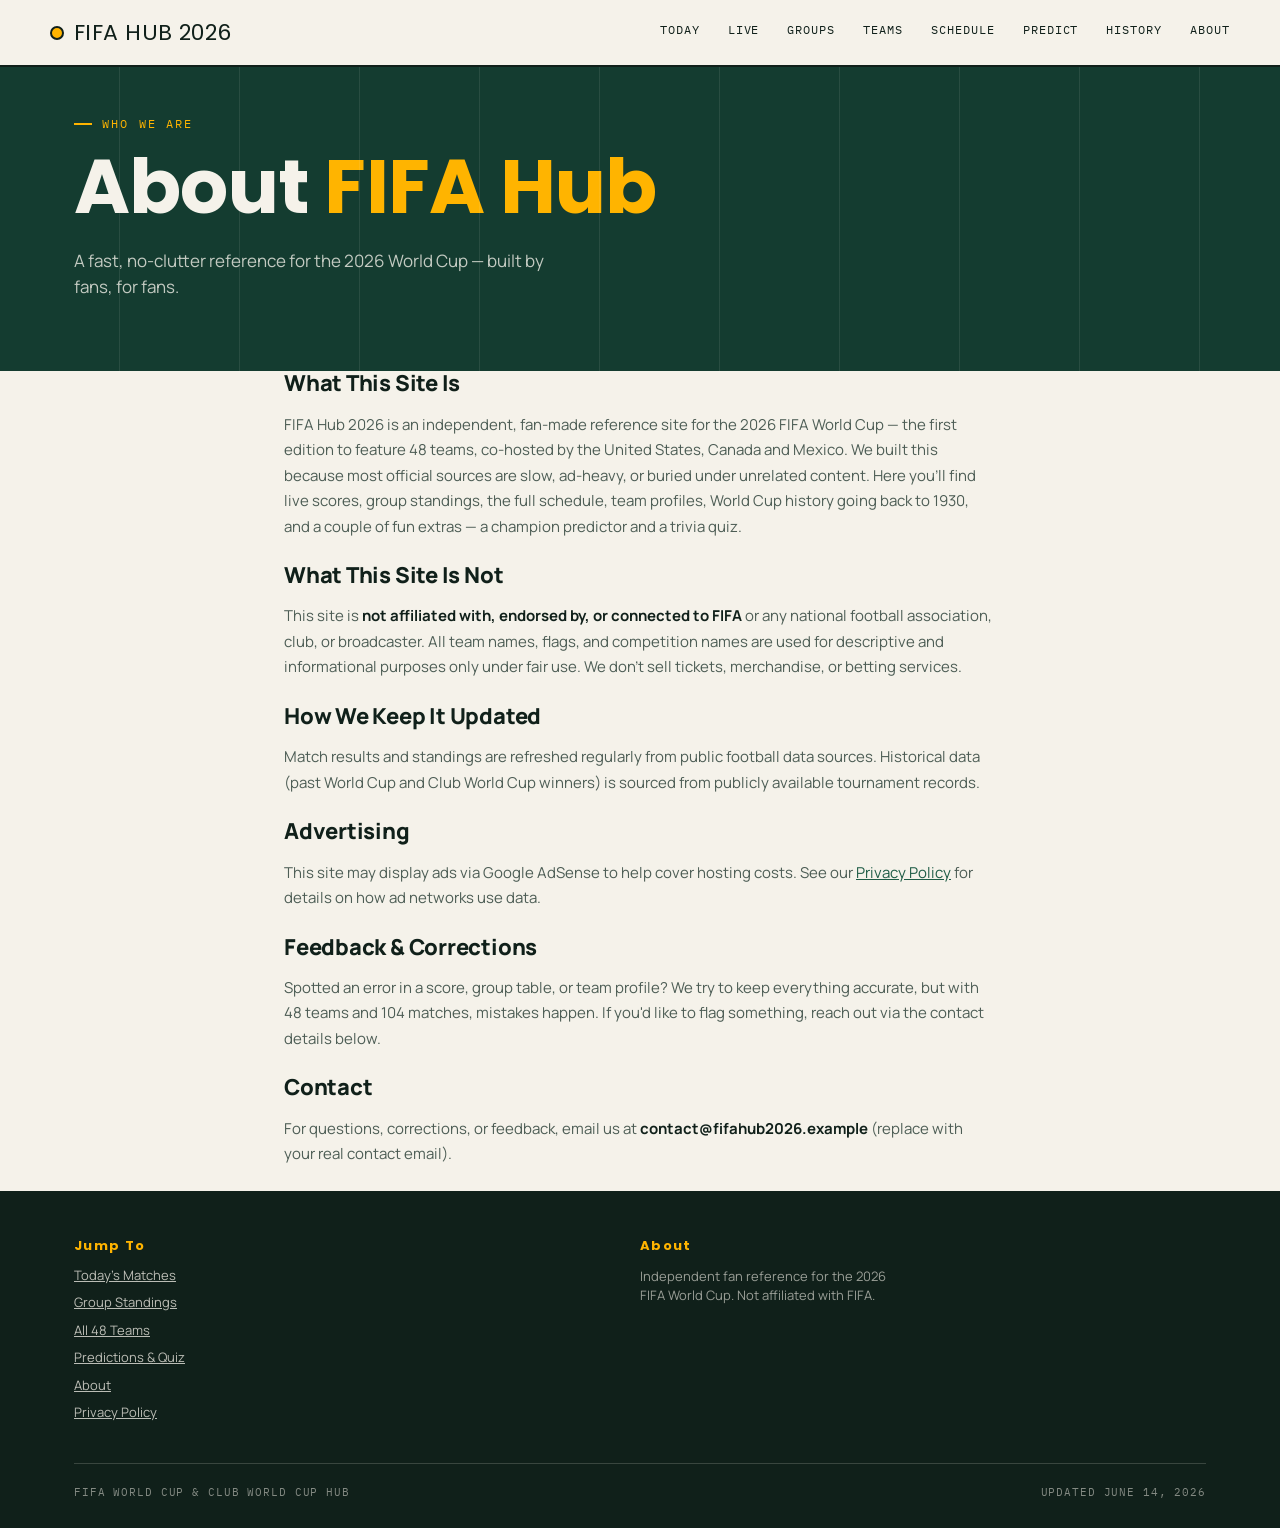
<file: about.html>
<!DOCTYPE html>
<html lang="en">
<head>
<meta charset="UTF-8">
<meta name="viewport" content="width=device-width, initial-scale=1.0">
<title>About FIFA Hub 2026 — Independent World Cup Fan Reference</title>
<meta name="description" content="FIFA Hub 2026 is an independent, fan-built reference for the 2026 FIFA World Cup — live scores, groups, schedules, team profiles, history and predictions.">
<meta name="robots" content="index, follow">
<link rel="canonical" href="https://fifahub-livid.vercel.app/about.html">
<link rel="preconnect" href="https://fonts.googleapis.com">
<link rel="preconnect" href="https://fonts.gstatic.com" crossorigin>
<link href="https://fonts.googleapis.com/css2?family=Poppins:wght@400;500;600;700;800&family=IBM+Plex+Mono:wght@400;500;600&family=Manrope:wght@400;500;600;700;800&display=swap" rel="stylesheet">
<link rel="stylesheet" href="style.css">

<!-- Google AdSense — replace ca-pub-9810166137055589 with your publisher ID -->
<script async src="https://pagead2.googlesyndication.com/pagead/js/adsbygoogle.js?client=ca-pub-9810166137055589" crossorigin="anonymous"></script>
</head>
<body>

<!-- ===== HEADER ===== -->
<header class="site">
  <div class="wrap nav">
    <div class="logo"><span class="ball"></span> <a href="index.html" style="text-decoration:none;color:inherit;">FIFA Hub 2026</a></div>
    <nav class="nav-links">
      <a href="index.html#today">Today</a>
      <a href="live.html">Live</a>
      <a href="index.html#groups">Groups</a>
      <a href="teams.html">Teams</a>
      <a href="index.html#schedule">Schedule</a>
      <a href="predictions.html">Predict</a>
      <a href="index.html#history">History</a>
      <a href="about.html">About</a>
    </nav>
  </div>
</header>

<!-- ===== HERO ===== -->
<section class="hero" style="padding-top:48px;padding-bottom:48px;">
  <div class="wrap">
    <div class="eyebrow">Who We Are</div>
    <h1>About <span>FIFA Hub</span></h1>
    <p class="lead">A fast, no-clutter reference for the 2026 World Cup — built by fans, for fans.</p>
  </div>
</section>

<!-- ===== CONTENT ===== -->
<section class="wrap" style="max-width:760px;">
  <div style="font-size:15px;line-height:1.7;color:var(--ink-soft);">

    <h2 style="font-size:22px;text-transform:none;color:var(--ink);margin-bottom:10px;font-family:var(--body);font-weight:800;">What This Site Is</h2>
    <p style="margin-bottom:24px;">FIFA Hub 2026 is an independent, fan-made reference site for the 2026 FIFA World Cup — the first edition to feature 48 teams, co-hosted by the United States, Canada and Mexico. We built this because most official sources are slow, ad-heavy, or buried under unrelated content. Here you'll find live scores, group standings, the full schedule, team profiles, World Cup history going back to 1930, and a couple of fun extras — a champion predictor and a trivia quiz.</p>

    <h2 style="font-size:22px;text-transform:none;color:var(--ink);margin-bottom:10px;font-family:var(--body);font-weight:800;">What This Site Is Not</h2>
    <p style="margin-bottom:24px;">This site is <b style="color:var(--ink);">not affiliated with, endorsed by, or connected to FIFA</b> or any national football association, club, or broadcaster. All team names, flags, and competition names are used for descriptive and informational purposes only under fair use. We don't sell tickets, merchandise, or betting services.</p>

    <h2 style="font-size:22px;text-transform:none;color:var(--ink);margin-bottom:10px;font-family:var(--body);font-weight:800;">How We Keep It Updated</h2>
    <p style="margin-bottom:24px;">Match results and standings are refreshed regularly from public football data sources. Historical data (past World Cup and Club World Cup winners) is sourced from publicly available tournament records.</p>

    <h2 style="font-size:22px;text-transform:none;color:var(--ink);margin-bottom:10px;font-family:var(--body);font-weight:800;">Advertising</h2>
    <p style="margin-bottom:24px;">This site may display ads via Google AdSense to help cover hosting costs. See our <a href="privacy.html" style="color:var(--turf-2);">Privacy Policy</a> for details on how ad networks use data.</p>

    <h2 style="font-size:22px;text-transform:none;color:var(--ink);margin-bottom:10px;font-family:var(--body);font-weight:800;">Feedback &amp; Corrections</h2>
    <p style="margin-bottom:24px;">Spotted an error in a score, group table, or team profile? We try to keep everything accurate, but with 48 teams and 104 matches, mistakes happen. If you'd like to flag something, reach out via the contact details below.</p>

    <h2 style="font-size:22px;text-transform:none;color:var(--ink);margin-bottom:10px;font-family:var(--body);font-weight:800;">Contact</h2>
    <p style="margin-bottom:24px;">For questions, corrections, or feedback, email us at <b style="color:var(--ink);">contact@fifahub2026.example</b> (replace with your real contact email).</p>

  </div>
</section>

<!-- ===== FOOTER ===== -->
<footer>
  <div class="wrap">
    <div class="footer-grid">
      <div>
        <h4>Jump To</h4>
        <ul>
          <li><a href="index.html#today">Today's Matches</a></li>
          <li><a href="index.html#groups">Group Standings</a></li>
          <li><a href="teams.html">All 48 Teams</a></li>
          <li><a href="predictions.html">Predictions &amp; Quiz</a></li>
          <li><a href="about.html">About</a></li>
          <li><a href="privacy.html">Privacy Policy</a></li>
        </ul>
      </div>
      <div>
        <h4>About</h4>
        <p>Independent fan reference for the 2026 FIFA World Cup. Not affiliated with FIFA.</p>
      </div>
    </div>
    <div class="foot-bottom">
      <span>FIFA World Cup &amp; Club World Cup Hub</span>
      <span>Updated June 14, 2026</span>
    </div>
  </div>
</footer>

</body>
</html>
</file>
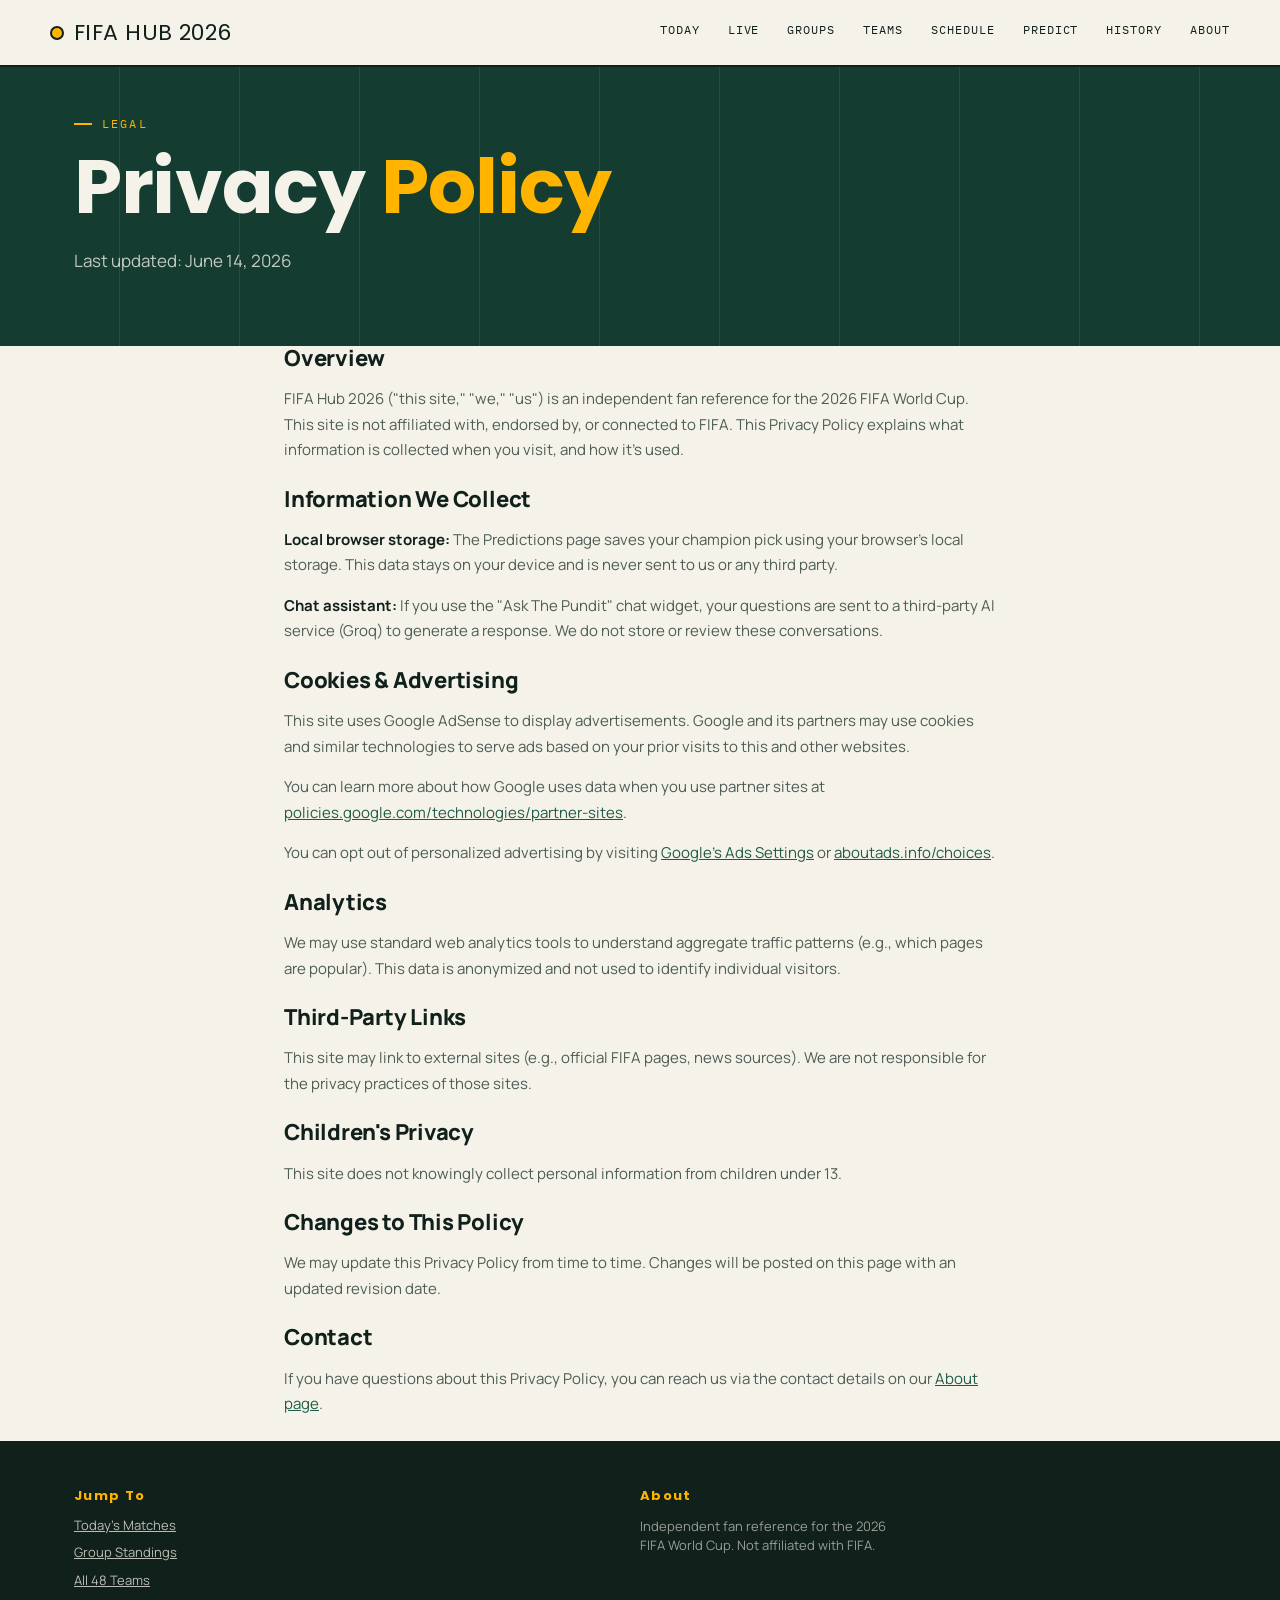
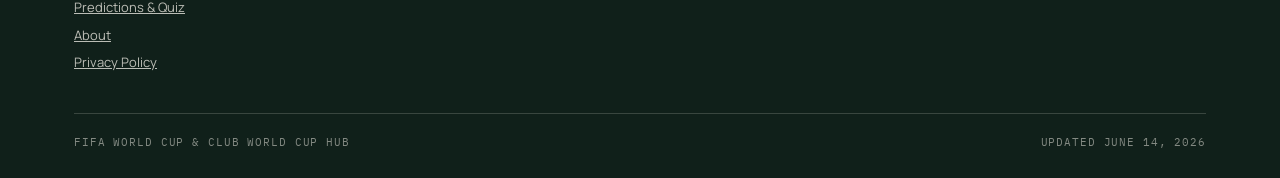
<file: privacy.html>
<!DOCTYPE html>
<html lang="en">
<head>
<meta charset="UTF-8">
<meta name="viewport" content="width=device-width, initial-scale=1.0">
<title>Privacy Policy — FIFA Hub 2026</title>
<meta name="description" content="Privacy policy for FIFA Hub 2026 — how this site uses cookies, advertising, and analytics.">
<meta name="robots" content="index, follow">
<link rel="canonical" href="https://fifahub-livid.vercel.app/privacy.html">
<link rel="preconnect" href="https://fonts.googleapis.com">
<link rel="preconnect" href="https://fonts.gstatic.com" crossorigin>
<link href="https://fonts.googleapis.com/css2?family=Poppins:wght@400;500;600;700;800&family=IBM+Plex+Mono:wght@400;500;600&family=Manrope:wght@400;500;600;700;800&display=swap" rel="stylesheet">
<link rel="stylesheet" href="style.css">

<!-- Google AdSense — replace ca-pub-9810166137055589 with your publisher ID -->
<script async src="https://pagead2.googlesyndication.com/pagead/js/adsbygoogle.js?client=ca-pub-9810166137055589" crossorigin="anonymous"></script>
</head>
<body>

<!-- ===== HEADER ===== -->
<header class="site">
  <div class="wrap nav">
    <div class="logo"><span class="ball"></span> <a href="index.html" style="text-decoration:none;color:inherit;">FIFA Hub 2026</a></div>
    <nav class="nav-links">
      <a href="index.html#today">Today</a>
      <a href="live.html">Live</a>
      <a href="index.html#groups">Groups</a>
      <a href="teams.html">Teams</a>
      <a href="index.html#schedule">Schedule</a>
      <a href="predictions.html">Predict</a>
      <a href="index.html#history">History</a>
      <a href="about.html">About</a>
    </nav>
  </div>
</header>

<!-- ===== HERO ===== -->
<section class="hero" style="padding-top:48px;padding-bottom:48px;">
  <div class="wrap">
    <div class="eyebrow">Legal</div>
    <h1>Privacy <span>Policy</span></h1>
    <p class="lead">Last updated: June 14, 2026</p>
  </div>
</section>

<!-- ===== CONTENT ===== -->
<section class="wrap" style="max-width:760px;">
  <div style="font-size:15px;line-height:1.7;color:var(--ink-soft);">

    <h2 style="font-size:22px;text-transform:none;color:var(--ink);margin-bottom:10px;font-family:var(--body);font-weight:800;">Overview</h2>
    <p style="margin-bottom:24px;">FIFA Hub 2026 ("this site," "we," "us") is an independent fan reference for the 2026 FIFA World Cup. This site is not affiliated with, endorsed by, or connected to FIFA. This Privacy Policy explains what information is collected when you visit, and how it's used.</p>

    <h2 style="font-size:22px;text-transform:none;color:var(--ink);margin-bottom:10px;font-family:var(--body);font-weight:800;">Information We Collect</h2>
    <p style="margin-bottom:12px;"><b style="color:var(--ink);">Local browser storage:</b> The Predictions page saves your champion pick using your browser's local storage. This data stays on your device and is never sent to us or any third party.</p>
    <p style="margin-bottom:24px;"><b style="color:var(--ink);">Chat assistant:</b> If you use the "Ask The Pundit" chat widget, your questions are sent to a third-party AI service (Groq) to generate a response. We do not store or review these conversations.</p>

    <h2 style="font-size:22px;text-transform:none;color:var(--ink);margin-bottom:10px;font-family:var(--body);font-weight:800;">Cookies &amp; Advertising</h2>
    <p style="margin-bottom:12px;">This site uses Google AdSense to display advertisements. Google and its partners may use cookies and similar technologies to serve ads based on your prior visits to this and other websites.</p>
    <p style="margin-bottom:12px;">You can learn more about how Google uses data when you use partner sites at <a href="https://policies.google.com/technologies/partner-sites" style="color:var(--turf-2);">policies.google.com/technologies/partner-sites</a>.</p>
    <p style="margin-bottom:24px;">You can opt out of personalized advertising by visiting <a href="https://www.google.com/settings/ads" style="color:var(--turf-2);">Google's Ads Settings</a> or <a href="https://www.aboutads.info/choices/" style="color:var(--turf-2);">aboutads.info/choices</a>.</p>

    <h2 style="font-size:22px;text-transform:none;color:var(--ink);margin-bottom:10px;font-family:var(--body);font-weight:800;">Analytics</h2>
    <p style="margin-bottom:24px;">We may use standard web analytics tools to understand aggregate traffic patterns (e.g., which pages are popular). This data is anonymized and not used to identify individual visitors.</p>

    <h2 style="font-size:22px;text-transform:none;color:var(--ink);margin-bottom:10px;font-family:var(--body);font-weight:800;">Third-Party Links</h2>
    <p style="margin-bottom:24px;">This site may link to external sites (e.g., official FIFA pages, news sources). We are not responsible for the privacy practices of those sites.</p>

    <h2 style="font-size:22px;text-transform:none;color:var(--ink);margin-bottom:10px;font-family:var(--body);font-weight:800;">Children's Privacy</h2>
    <p style="margin-bottom:24px;">This site does not knowingly collect personal information from children under 13.</p>

    <h2 style="font-size:22px;text-transform:none;color:var(--ink);margin-bottom:10px;font-family:var(--body);font-weight:800;">Changes to This Policy</h2>
    <p style="margin-bottom:24px;">We may update this Privacy Policy from time to time. Changes will be posted on this page with an updated revision date.</p>

    <h2 style="font-size:22px;text-transform:none;color:var(--ink);margin-bottom:10px;font-family:var(--body);font-weight:800;">Contact</h2>
    <p style="margin-bottom:24px;">If you have questions about this Privacy Policy, you can reach us via the contact details on our <a href="about.html" style="color:var(--turf-2);">About page</a>.</p>

  </div>
</section>

<!-- ===== FOOTER ===== -->
<footer>
  <div class="wrap">
    <div class="footer-grid">
      <div>
        <h4>Jump To</h4>
        <ul>
          <li><a href="index.html#today">Today's Matches</a></li>
          <li><a href="index.html#groups">Group Standings</a></li>
          <li><a href="teams.html">All 48 Teams</a></li>
          <li><a href="predictions.html">Predictions &amp; Quiz</a></li>
          <li><a href="about.html">About</a></li>
          <li><a href="privacy.html">Privacy Policy</a></li>
        </ul>
      </div>
      <div>
        <h4>About</h4>
        <p>Independent fan reference for the 2026 FIFA World Cup. Not affiliated with FIFA.</p>
      </div>
    </div>
    <div class="foot-bottom">
      <span>FIFA World Cup &amp; Club World Cup Hub</span>
      <span>Updated June 14, 2026</span>
    </div>
  </div>
</footer>

</body>
</html>
</file>
<file: style.css>
:root{
  --turf:#143C30;
  --turf-2:#1F5C46;
  --chalk:#F5F2EA;
  --paper:#FFFFFF;
  --ink:#10201A;
  --ink-soft:#4D5D55;
  --amber:#FFB400;
  --live:#E0473C;
  --line:#D8DCCF;
  --line-dark:rgba(245,242,234,0.18);
  --display: 'Poppins', sans-serif;
  --body: 'Manrope', system-ui, sans-serif;
  --mono: 'IBM Plex Mono', monospace;
  --radius: 2px;
}
*{box-sizing:border-box;}
html{scroll-behavior:smooth;}
body{
  margin:0;
  font-family:var(--body);
  color:var(--ink);
  background:var(--chalk);
  line-height:1.5;
  -webkit-font-smoothing:antialiased;
}
img{max-width:100%;display:block;}
a{color:inherit;}
.wrap{
  max-width:1180px;
  margin:0 auto;
  padding:0 24px;
}
h1,h2,h3,h4{
  font-family:var(--display);
  font-weight:700;
  text-transform:none;
  letter-spacing:-0.01em;
  margin:0;
  line-height:1.15;
}
.eyebrow{
  font-family:var(--mono);
  font-size:12px;
  letter-spacing:0.18em;
  text-transform:uppercase;
  color:var(--turf-2);
  display:flex;
  align-items:center;
  gap:10px;
  margin-bottom:10px;
}
.eyebrow::before{
  content:"";
  width:18px;height:2px;
  background:var(--amber);
  display:inline-block;
}
section{padding:64px 0;}
.section-head{
  display:flex;
  justify-content:space-between;
  align-items:flex-end;
  gap:24px;
  margin-bottom:32px;
  flex-wrap:wrap;
  border-bottom:2px solid var(--ink);
  padding-bottom:16px;
}
.section-head h2{font-size:clamp(28px,5vw,44px);}
.section-head p{
  margin:0;
  max-width:420px;
  color:var(--ink-soft);
  font-size:14px;
}
.tag{
  font-family:var(--mono);
  font-size:11px;
  letter-spacing:0.12em;
  text-transform:uppercase;
  border:1px solid var(--ink);
  padding:4px 10px;
  border-radius:99px;
  white-space:nowrap;
}
.tag.live{
  background:var(--live);
  color:var(--paper);
  border-color:var(--live);
  display:inline-flex;
  align-items:center;
  gap:6px;
}
.tag.live::before{
  content:"";
  width:7px;height:7px;
  border-radius:50%;
  background:var(--paper);
  animation:pulse 1.4s infinite;
}
@keyframes pulse{
  0%,100%{opacity:1;}
  50%{opacity:.25;}
}
.tag.full{
  background:var(--ink);
  color:var(--chalk);
  border-color:var(--ink);
}

/* ===== TICKER ===== */
.ticker{
  background:var(--ink);
  color:var(--chalk);
  overflow:hidden;
  white-space:nowrap;
  border-bottom:1px solid var(--line-dark);
}
.ticker-track{
  display:inline-flex;
  align-items:center;
  gap:48px;
  padding:9px 0;
  animation:scroll 48s linear infinite;
  font-family:var(--mono);
  font-size:13px;
}
.ticker:hover .ticker-track{animation-play-state:paused;}
@keyframes scroll{
  from{transform:translateX(0);}
  to{transform:translateX(-50%);}
}
.ticker-item{display:inline-flex;align-items:center;gap:10px;padding:0 24px;}
.ticker-item .dot{color:var(--amber);}
.ticker-item .ft{color:var(--ink-soft);font-size:11px;}
.ticker-item .live-dot{
  width:6px;height:6px;border-radius:50%;background:var(--live);
  display:inline-block;animation:pulse 1.4s infinite;
}

/* ===== HEADER ===== */
header.site{
  position:sticky; top:0; z-index:50;
  background:var(--chalk);
  border-bottom:2px solid var(--ink);
}
.nav{
  display:flex;align-items:center;justify-content:space-between;
  padding:16px 0;
}
.logo{
  font-family:var(--display);
  font-size:22px;
  letter-spacing:0.02em;
  text-transform:uppercase;
  display:flex;align-items:center;gap:10px;
}
.logo .ball{
  width:14px;height:14px;border-radius:50%;
  background:var(--amber);
  border:2px solid var(--ink);
}
.nav-links{
  display:flex;gap:28px;
  font-family:var(--mono);
  font-size:12px;
  letter-spacing:0.08em;
  text-transform:uppercase;
}
.nav-links a{text-decoration:none;border-bottom:2px solid transparent;padding-bottom:4px;transition:border-color .15s;}
.nav-links a:hover{border-color:var(--amber);}
.nav-toggle{display:none;}
@media (max-width:760px){
  .nav-links{display:none;}
}

/* ===== HERO ===== */
.hero{
  background:var(--turf);
  color:var(--chalk);
  padding:56px 0 72px;
  position:relative;
  overflow:hidden;
}
.hero::after{
  content:"";
  position:absolute; inset:0;
  background-image:
    repeating-linear-gradient(90deg, transparent 0 119px, var(--line-dark) 119px 120px);
  opacity:.5;
  pointer-events:none;
}
.hero-grid{
  display:grid;
  grid-template-columns:1.4fr 1fr;
  gap:48px;
  align-items:center;
  position:relative;
}
@media (max-width:860px){.hero-grid{grid-template-columns:1fr;gap:32px;}}
.hero .eyebrow{color:var(--amber);}
.hero .eyebrow::before{background:var(--amber);}
.hero h1{
  font-size:clamp(40px,7vw,76px);
  margin:6px 0 18px;
}
.hero h1 span{color:var(--amber);}
.hero p.lead{
  font-size:17px;
  color:rgba(245,242,234,0.78);
  max-width:480px;
  margin-bottom:24px;
}
.hero-cta{display:flex;gap:14px;flex-wrap:wrap;}
.btn{
  font-family:var(--mono);
  font-size:12px;
  letter-spacing:0.1em;
  text-transform:uppercase;
  padding:13px 22px;
  border-radius:99px;
  text-decoration:none;
  display:inline-flex;align-items:center;gap:8px;
  border:1px solid var(--chalk);
  transition:transform .15s, background .15s, color .15s;
}
.btn.primary{background:var(--amber);color:var(--ink);border-color:var(--amber);}
.btn.ghost{color:var(--chalk);}
.btn:hover{transform:translateY(-2px);}

/* day counter card */
.daycard{
  background:rgba(245,242,234,0.06);
  border:1px solid var(--line-dark);
  border-radius:8px;
  padding:28px;
  backdrop-filter:blur(2px);
}
.daycard .big{
  font-family:var(--display);
  font-weight:800;
  font-size:clamp(56px,10vw,96px);
  line-height:1;
  color:var(--amber);
}
.daycard .label{
  font-family:var(--mono);
  font-size:12px;
  letter-spacing:0.18em;
  text-transform:uppercase;
  color:rgba(245,242,234,0.7);
  margin-bottom:4px;
}
.daycard hr{border:none;border-top:1px solid var(--line-dark);margin:18px 0;}
.host-row{display:flex;justify-content:space-between;font-family:var(--mono);font-size:13px;}
.host-row + .host-row{margin-top:8px;}
.host-row b{color:var(--chalk);}
.host-row span{color:rgba(245,242,234,0.6);}

/* ===== MATCH CARDS (ticket stub) ===== */
.match-grid{
  display:grid;
  grid-template-columns:repeat(auto-fill,minmax(260px,1fr));
  gap:18px;
}
.ticket{
  background:var(--paper);
  border:1px solid var(--ink);
  border-radius:6px;
  position:relative;
  padding:18px 20px;
  display:flex;
  flex-direction:column;
  gap:14px;
}
.ticket::before,.ticket::after{
  content:"";
  position:absolute;
  width:16px;height:16px;
  background:var(--chalk);
  border:1px solid var(--ink);
  border-radius:50%;
  top:50%; transform:translateY(-50%);
}
.ticket::before{left:-9px;}
.ticket::after{right:-9px;}
.ticket .meta{
  display:flex;justify-content:space-between;align-items:center;
  font-family:var(--mono);font-size:11px;letter-spacing:.08em;text-transform:uppercase;color:var(--ink-soft);
}
.ticket .teams{
  display:grid;grid-template-columns:1fr auto 1fr;align-items:center;gap:10px;
}
.ticket .team{display:flex;align-items:center;gap:10px;font-weight:700;font-size:15px;}
.ticket .team.right{justify-content:flex-end;text-align:right;flex-direction:row-reverse;}
.ticket .flag{width:32px;height:auto;border-radius:2px;box-shadow:0 0 0 1px var(--line);}
img.flag{width:28px;height:auto;border-radius:2px;box-shadow:0 0 0 1px var(--line);vertical-align:middle;}
img.flag-inline{width:20px;height:auto;border-radius:1px;box-shadow:0 0 0 1px var(--line);vertical-align:-3px;margin-right:6px;}
table.standings td.team img.flag-inline{margin-right:8px;}
.ticket .score{
  font-family:var(--mono);font-size:26px;font-weight:600;
  display:flex;align-items:center;gap:8px;justify-content:center;
}
.ticket .score .vs{font-size:13px;color:var(--ink-soft);font-family:var(--body);}
.ticket .venue{
  font-family:var(--mono);font-size:11px;color:var(--ink-soft);
  border-top:1px dashed var(--line);padding-top:10px;
}

/* ===== GROUPS ===== */
.group-controls{
  display:flex;flex-wrap:wrap;gap:8px;margin-bottom:24px;
}
.group-btn{
  font-family:var(--mono);font-size:13px;font-weight:600;
  width:40px;height:40px;
  display:flex;align-items:center;justify-content:center;
  border:1px solid var(--ink);background:var(--paper);
  border-radius:50%;cursor:pointer;transition:.15s;
}
.group-btn.active{background:var(--turf);color:var(--chalk);border-color:var(--turf);}
.group-btn:hover{border-color:var(--turf);}
.group-panel{display:none;}
.group-panel.active{display:block;}
.group-title{font-family:var(--display);font-weight:700;font-size:22px;margin-bottom:4px;}
.group-sub{font-family:var(--mono);font-size:12px;color:var(--ink-soft);margin-bottom:16px;}
table.standings{
  width:100%;border-collapse:collapse;font-family:var(--mono);font-size:13px;
  background:var(--paper);
}
table.standings th, table.standings td{
  padding:10px 8px;text-align:center;border-bottom:1px solid var(--line);
}
table.standings th{
  font-size:10px;letter-spacing:.1em;text-transform:uppercase;color:var(--ink-soft);
  border-bottom:2px solid var(--ink);
}
table.standings td.team{text-align:left;font-weight:600;font-family:var(--body);}
table.standings td.team .flag{margin-right:8px;}
table.standings tbody tr:nth-child(-n+2) td.team{border-left:3px solid var(--turf);}
table.standings tbody tr:nth-child(-n+2) td.team{padding-left:7px;}
table.standings tr.adv td.team{border-left:3px solid var(--amber);padding-left:7px;}
.group-legend{
  display:flex;gap:18px;margin-top:12px;font-family:var(--mono);font-size:11px;color:var(--ink-soft);flex-wrap:wrap;
}
.group-legend span{display:flex;align-items:center;gap:6px;}
.swatch{width:12px;height:12px;display:inline-block;}
.swatch.adv{background:var(--turf);}
.swatch.maybe{background:var(--amber);}
.fixtures-mini{margin-top:18px;font-family:var(--mono);font-size:12px;color:var(--ink-soft);}
.fixtures-mini b{color:var(--ink);font-family:var(--body);}

/* ===== PLAYERS ===== */
.player-grid{
  display:grid;grid-template-columns:repeat(auto-fill,minmax(220px,1fr));gap:18px;
}
.player-card{
  background:var(--paper);border:1px solid var(--ink);border-radius:6px;
  padding:20px;position:relative;overflow:hidden;
}
.player-card .num{
  font-family:var(--display);font-weight:800;font-size:64px;color:var(--line);
  position:absolute;top:-10px;right:8px;line-height:1;z-index:0;
}
.player-card h3{font-size:19px;text-transform:none;font-family:var(--body);font-weight:800;position:relative;}
.player-card .role{
  font-family:var(--mono);font-size:11px;letter-spacing:.1em;text-transform:uppercase;color:var(--turf-2);margin:4px 0 10px;position:relative;
}
.player-card p{font-size:13px;color:var(--ink-soft);margin:0;position:relative;}

/* ===== FAVORITES TABLE ===== */
table.favorites{width:100%;border-collapse:collapse;}
table.favorites th, table.favorites td{
  padding:12px 10px;text-align:left;border-bottom:1px solid var(--line);font-size:14px;
}
table.favorites th{
  font-family:var(--mono);font-size:11px;letter-spacing:.1em;text-transform:uppercase;color:var(--ink-soft);
  border-bottom:2px solid var(--ink);
}
table.favorites td.rank{font-family:var(--display);font-weight:700;font-size:22px;width:54px;}
table.favorites td.pathway{font-family:var(--mono);font-size:12px;color:var(--ink-soft);}
table.favorites td.bar-cell{width:160px;}
.bar{height:8px;background:var(--line);border-radius:99px;overflow:hidden;}
.bar i{display:block;height:100%;background:var(--turf);}

/* ===== HISTORY ===== */
.history-wrap{overflow-x:auto;}
table.history{width:100%;border-collapse:collapse;min-width:640px;}
table.history th, table.history td{
  padding:9px 10px;border-bottom:1px solid var(--line);font-size:13px;text-align:left;
}
table.history th{
  font-family:var(--mono);font-size:10px;letter-spacing:.1em;text-transform:uppercase;color:var(--ink-soft);
  border-bottom:2px solid var(--ink);position:sticky;top:0;background:var(--chalk);
}
table.history td.year{font-family:var(--mono);font-weight:600;}
table.history tr.host-2026 td{background:rgba(255,180,0,0.12);}
.tally-grid{
  display:grid;grid-template-columns:repeat(auto-fill,minmax(140px,1fr));gap:14px;margin-top:24px;
}
.tally{
  border:1px solid var(--ink);border-radius:6px;padding:14px;text-align:center;background:var(--paper);
}
.tally .n{font-family:var(--display);font-weight:800;font-size:34px;color:var(--turf);}
.tally .c{font-family:var(--mono);font-size:12px;text-transform:uppercase;letter-spacing:.06em;margin-top:4px;}

/* ===== CWC ===== */
.cwc-feature{
  display:grid;grid-template-columns:1fr 1fr;gap:32px;align-items:center;
  background:var(--ink);color:var(--chalk);border-radius:8px;padding:36px;margin-bottom:32px;
}
@media (max-width:760px){.cwc-feature{grid-template-columns:1fr;}}
.cwc-feature .score-big{
  font-family:var(--mono);font-size:48px;display:flex;align-items:center;justify-content:center;gap:18px;
}
.cwc-feature .score-big .flag{font-size:30px;}
.cwc-feature .winner-tag{
  font-family:var(--mono);font-size:11px;letter-spacing:.18em;text-transform:uppercase;color:var(--amber);margin-bottom:10px;display:block;
}

/* ===== FAQ ===== */
.faq-item{border-bottom:1px solid var(--line);padding:18px 0;}
.faq-item summary{
  font-family:var(--body);font-weight:700;font-size:16px;cursor:pointer;
  list-style:none;display:flex;justify-content:space-between;align-items:center;
}
.faq-item summary::-webkit-details-marker{display:none;}
.faq-item summary::after{content:"+";font-family:var(--display);font-size:22px;color:var(--turf-2);}
.faq-item[open] summary::after{content:"–";}
.faq-item p{color:var(--ink-soft);font-size:14px;margin:12px 0 0;max-width:680px;}

/* ===== FOOTER ===== */
footer{
  background:var(--ink);color:var(--chalk);padding:48px 0 28px;
}
.footer-grid{display:grid;grid-template-columns:2fr 1fr 1fr;gap:32px;margin-bottom:32px;}
@media (max-width:760px){.footer-grid{grid-template-columns:1fr;}}
footer h4{font-size:13px;letter-spacing:.1em;color:var(--amber);margin-bottom:12px;}
footer ul{list-style:none;padding:0;margin:0;font-size:13px;color:rgba(245,242,234,0.75);}
footer li{margin-bottom:8px;}
footer p{color:rgba(245,242,234,0.6);font-size:13px;max-width:420px;}
.foot-bottom{
  border-top:1px solid var(--line-dark);padding-top:20px;
  display:flex;justify-content:space-between;flex-wrap:wrap;gap:10px;
  font-family:var(--mono);font-size:11px;letter-spacing:.08em;text-transform:uppercase;color:rgba(245,242,234,0.5);
}
.refgrid{
  width:100%;border-collapse:collapse;
}
.refgrid th,.refgrid td{
  text-align:left;padding:10px 12px;border-bottom:1px solid var(--line);font-size:13px;
}
.refgrid th{
  font-family:var(--mono);font-size:10px;letter-spacing:.1em;text-transform:uppercase;color:var(--ink-soft);
  border-bottom:2px solid var(--ink);
}
.refgrid td:first-child{font-weight:700;}

/* ===== MICRO-INTERACTIONS ===== */
.ticket, .player-card, .tally, .daycard, .cwc-feature{
  transition:transform .25s ease, box-shadow .25s ease;
}
.ticket:hover, .player-card:hover, .tally:hover{
  transform:translateY(-4px);
  box-shadow:0 10px 24px rgba(16,32,26,0.10);
}
table.standings tbody tr, table.history tbody tr, table.favorites tbody tr{
  transition:background .15s ease;
}
table.standings tbody tr:hover, table.history tbody tr:hover, table.favorites tbody tr:hover{
  background:rgba(20,60,48,0.05);
}
.bar i{
  transition:width 1s cubic-bezier(.22,.61,.36,1);
}
.group-panel.active table.standings tbody tr{
  animation:rowIn .4s ease both;
}
.group-panel.active table.standings tbody tr:nth-child(1){animation-delay:.02s;}
.group-panel.active table.standings tbody tr:nth-child(2){animation-delay:.08s;}
.group-panel.active table.standings tbody tr:nth-child(3){animation-delay:.14s;}
.group-panel.active table.standings tbody tr:nth-child(4){animation-delay:.2s;}
@keyframes rowIn{
  from{opacity:0;transform:translateX(-6px);}
  to{opacity:1;transform:translateX(0);}
}

/* scroll reveal */
.reveal{
  opacity:0;
  transform:translateY(18px);
  transition:opacity .6s ease, transform .6s ease;
}
.reveal.in{opacity:1;transform:translateY(0);}

/* hero accent ball bounce */
.logo .ball{animation:bounce 2.6s ease-in-out infinite;}
@keyframes bounce{
  0%,100%{transform:translateY(0);}
  50%{transform:translateY(-3px);}
}

/* btn focus visibility */
.btn:focus-visible, .group-btn:focus-visible, a:focus-visible{
  outline:2px solid var(--amber);
  outline-offset:2px;
}

@media (prefers-reduced-motion: reduce){
  .ticker-track, .logo .ball, .reveal, .group-panel.active table.standings tbody tr{
    animation:none !important;
    transition:none !important;
  }
  .reveal{opacity:1;transform:none;}
}

#pundit-btn{
  position:fixed; bottom:22px; right:22px; z-index:200;
  width:58px; height:58px; border-radius:50%;
  background:var(--amber); color:var(--ink);
  border:2px solid var(--ink);
  font-family:var(--display); font-size:24px;
  display:flex; align-items:center; justify-content:center;
  cursor:pointer; box-shadow:0 8px 20px rgba(16,32,26,0.25);
  transition:transform .2s ease;
}
#pundit-btn:hover{transform:translateY(-3px) scale(1.04);}
#pundit-panel{
  position:fixed; bottom:90px; right:22px; z-index:200;
  width:min(360px, calc(100vw - 40px)); height:min(480px, 70vh);
  background:var(--chalk); border:2px solid var(--ink); border-radius:8px;
  display:flex; flex-direction:column; overflow:hidden;
  box-shadow:0 16px 40px rgba(16,32,26,0.3);
  transform:translateY(12px) scale(.98); opacity:0; pointer-events:none;
  transition:transform .2s ease, opacity .2s ease;
}
#pundit-panel.open{transform:translateY(0) scale(1); opacity:1; pointer-events:auto;}
#pundit-head{
  background:var(--ink); color:var(--chalk); padding:14px 16px;
  display:flex; align-items:center; justify-content:space-between;
}
#pundit-head .title{font-family:var(--display); font-weight:700; font-size:16px; letter-spacing:.04em;}
#pundit-head .sub{font-family:var(--mono); font-size:10px; color:var(--amber); letter-spacing:.1em; text-transform:uppercase;}
#pundit-close{background:none; border:none; color:var(--chalk); font-size:20px; cursor:pointer; line-height:1;}
#pundit-msgs{
  flex:1; overflow-y:auto; padding:14px; display:flex; flex-direction:column; gap:10px;
  font-size:13.5px;
}
.pmsg{max-width:85%; padding:9px 12px; border-radius:10px; line-height:1.4;}
.pmsg.bot{background:var(--paper); border:1px solid var(--line); align-self:flex-start;}
.pmsg.user{background:var(--turf); color:var(--chalk); align-self:flex-end;}
.pmsg.typing{font-family:var(--mono); color:var(--ink-soft); font-size:12px;}
#pundit-form{
  display:flex; border-top:1px solid var(--line); background:var(--paper);
}
#pundit-input{
  flex:1; border:none; padding:12px 14px; font-family:var(--body); font-size:13.5px;
  background:transparent; outline:none;
}
#pundit-send{
  border:none; background:var(--amber); color:var(--ink); font-family:var(--mono);
  font-size:11px; letter-spacing:.1em; text-transform:uppercase; padding:0 16px; cursor:pointer;
}
#pundit-suggestions{display:flex; gap:6px; padding:0 14px 10px; flex-wrap:wrap;}
.psug{
  font-family:var(--mono); font-size:11px; border:1px solid var(--line); border-radius:99px;
  padding:5px 10px; cursor:pointer; background:var(--paper); color:var(--ink-soft);
}
.psug:hover{border-color:var(--turf); color:var(--turf);}
/* ===== AD SLOTS ===== */
.ad-slot{
  margin:32px auto;
  max-width:1180px;
  padding:0 24px;
}
.ad-slot .ad-inner{
  border:1px dashed var(--line);
  border-radius:6px;
  min-height:100px;
  display:flex;
  align-items:center;
  justify-content:center;
  font-family:var(--mono);
  font-size:11px;
  letter-spacing:.1em;
  text-transform:uppercase;
  color:var(--ink-soft);
  background:rgba(20,60,48,0.03);
}

/* ===== TEAMS PAGE ===== */
.team-filters{
  display:flex; gap:10px; flex-wrap:wrap; margin-bottom:24px;
}
.team-filters input[type="text"]{
  font-family:var(--body); font-size:14px; padding:11px 16px;
  border:1px solid var(--ink); border-radius:99px; min-width:220px; flex:1;
  background:var(--paper);
}
.team-filters select{
  font-family:var(--mono); font-size:12px; text-transform:uppercase; letter-spacing:.08em;
  padding:11px 16px; border:1px solid var(--ink); border-radius:99px; background:var(--paper); cursor:pointer;
}
.team-card-grid{
  display:grid; grid-template-columns:repeat(auto-fill,minmax(260px,1fr)); gap:18px;
}
.team-card{
  background:var(--paper); border:1px solid var(--ink); border-radius:6px; padding:18px;
  transition:transform .25s ease, box-shadow .25s ease;
}
.team-card:hover{transform:translateY(-4px); box-shadow:0 10px 24px rgba(16,32,26,0.10);}
.team-card .head{display:flex; align-items:center; gap:12px; margin-bottom:10px;}
.team-card .head img{width:36px; height:auto; border-radius:2px; box-shadow:0 0 0 1px var(--line);}
.team-card .head h3{font-size:17px; font-family:var(--body); text-transform:none; font-weight:800;}
.team-card .head .grp{
  font-family:var(--mono); font-size:11px; color:var(--turf-2); margin-left:auto;
  border:1px solid var(--turf-2); border-radius:99px; padding:2px 8px;
}
.team-card .row{font-family:var(--mono); font-size:11.5px; color:var(--ink-soft); margin-bottom:4px;}
.team-card .row b{color:var(--ink); font-family:var(--body); font-weight:700;}
.team-card p{font-size:13px; color:var(--ink-soft); margin:10px 0 0;}
.no-results{font-family:var(--mono); font-size:13px; color:var(--ink-soft); padding:32px; text-align:center;}

/* ===== QUIZ / PREDICTIONS ===== */
.quiz-card{
  background:var(--paper); border:1px solid var(--ink); border-radius:8px; padding:28px; margin-bottom:24px;
}
.quiz-q{font-weight:800; font-size:16px; margin-bottom:14px;}
.quiz-options{display:grid; gap:10px;}
.quiz-opt{
  font-family:var(--body); font-size:14px; text-align:left;
  padding:12px 16px; border:1px solid var(--line); border-radius:6px; background:var(--chalk);
  cursor:pointer; transition:border-color .15s, background .15s;
}
.quiz-opt:hover{border-color:var(--turf);}
.quiz-opt.correct{border-color:var(--turf); background:rgba(20,60,48,0.08); font-weight:700;}
.quiz-opt.wrong{border-color:var(--live); background:rgba(224,71,60,0.08);}
.quiz-opt[disabled]{cursor:default;}
.quiz-progress{
  font-family:var(--mono); font-size:11px; letter-spacing:.1em; text-transform:uppercase; color:var(--ink-soft); margin-bottom:10px;
}
.quiz-score{
  text-align:center; padding:40px 20px;
}
.quiz-score .big{font-family:var(--display); font-weight:800; font-size:64px; color:var(--turf);}
.quiz-score .sub{font-family:var(--mono); font-size:13px; color:var(--ink-soft); margin-top:8px;}
.quiz-share{
  margin-top:18px; display:flex; gap:10px; justify-content:center; flex-wrap:wrap;
}

.pick-grid{display:grid; grid-template-columns:repeat(auto-fill,minmax(150px,1fr)); gap:12px;}
.pick-card{
  border:2px solid var(--line); border-radius:6px; padding:14px; text-align:center; cursor:pointer;
  background:var(--paper); transition:border-color .15s, transform .15s;
}
.pick-card:hover{transform:translateY(-3px);}
.pick-card.picked{border-color:var(--amber); background:rgba(255,180,0,0.08);}
.pick-card img{width:40px; height:auto; margin:0 auto 8px; border-radius:2px; box-shadow:0 0 0 1px var(--line);}
.pick-card .pname{font-weight:700; font-size:13px;}
.pick-result{
  margin-top:20px; padding:18px; border:1px solid var(--ink); border-radius:6px;
  font-family:var(--mono); font-size:13px; text-align:center; background:var(--paper); display:none;
}
.pick-result.show{display:block;}
</file>
